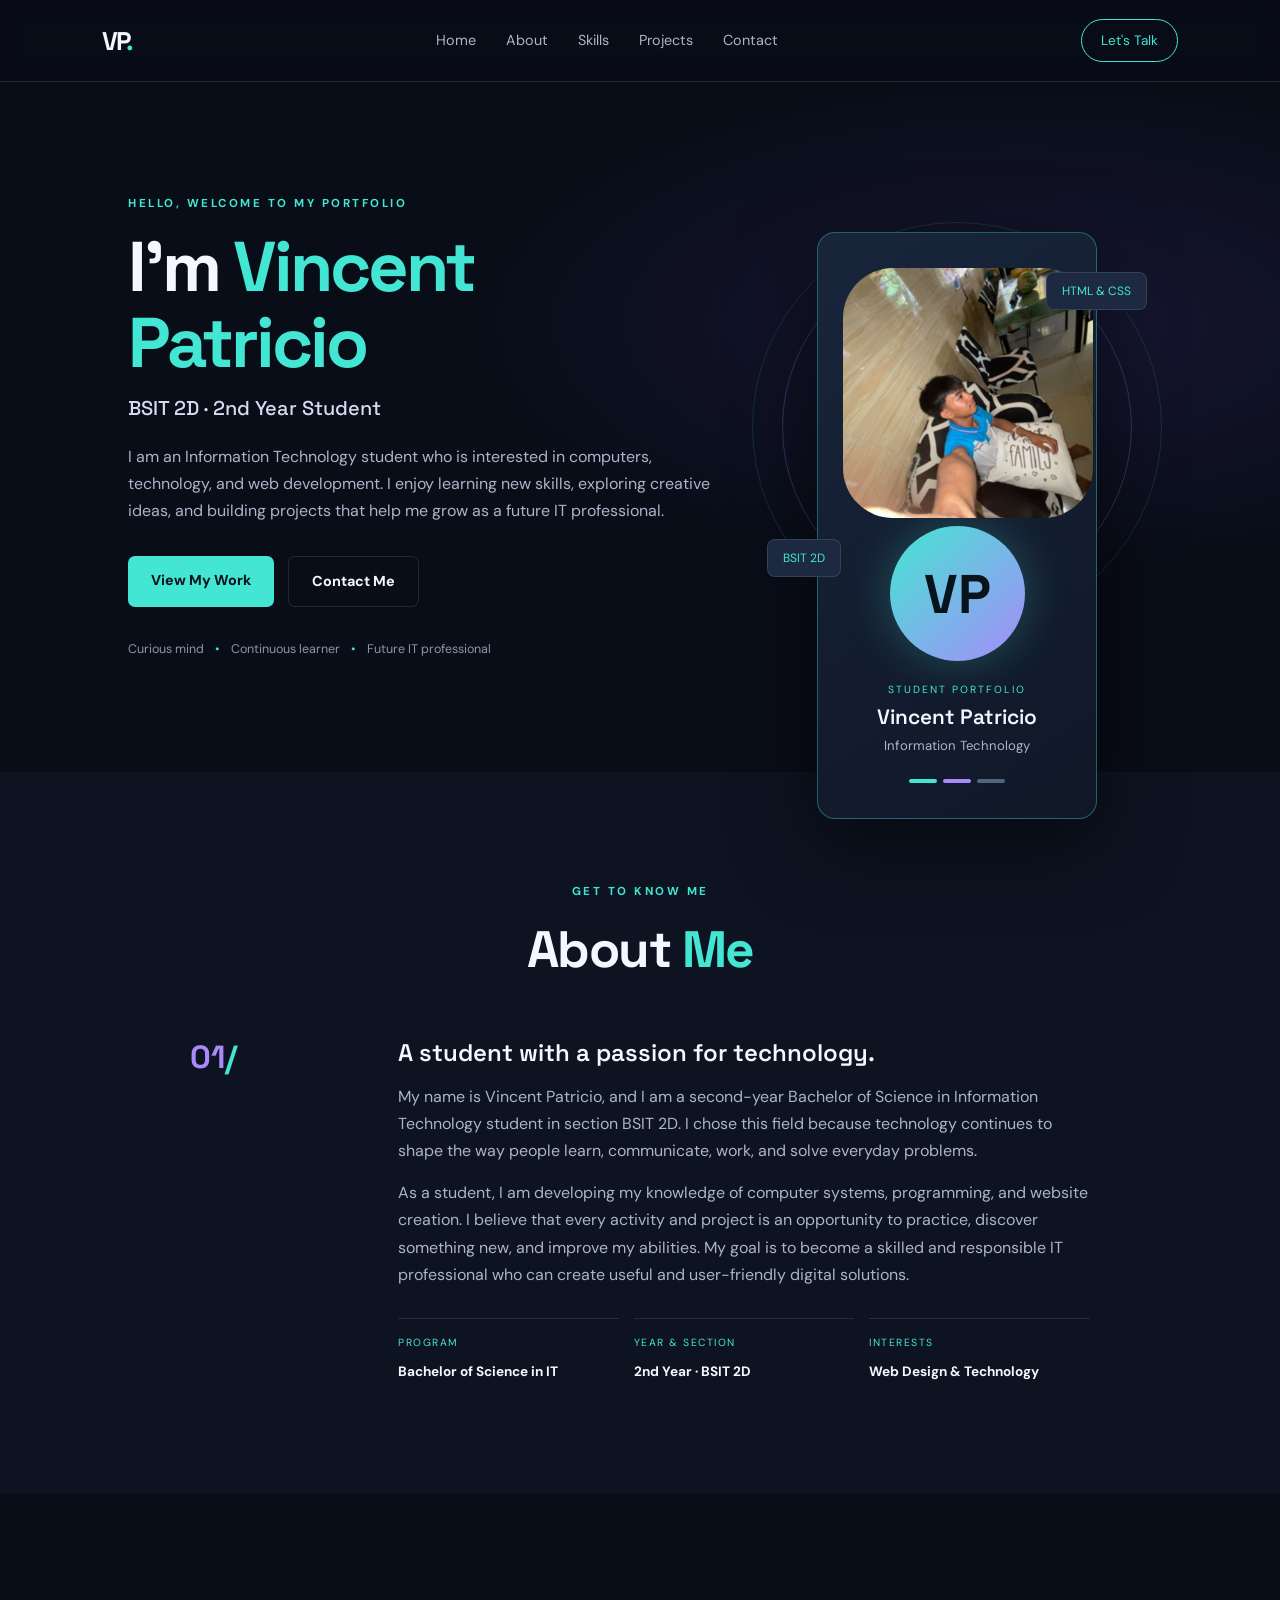
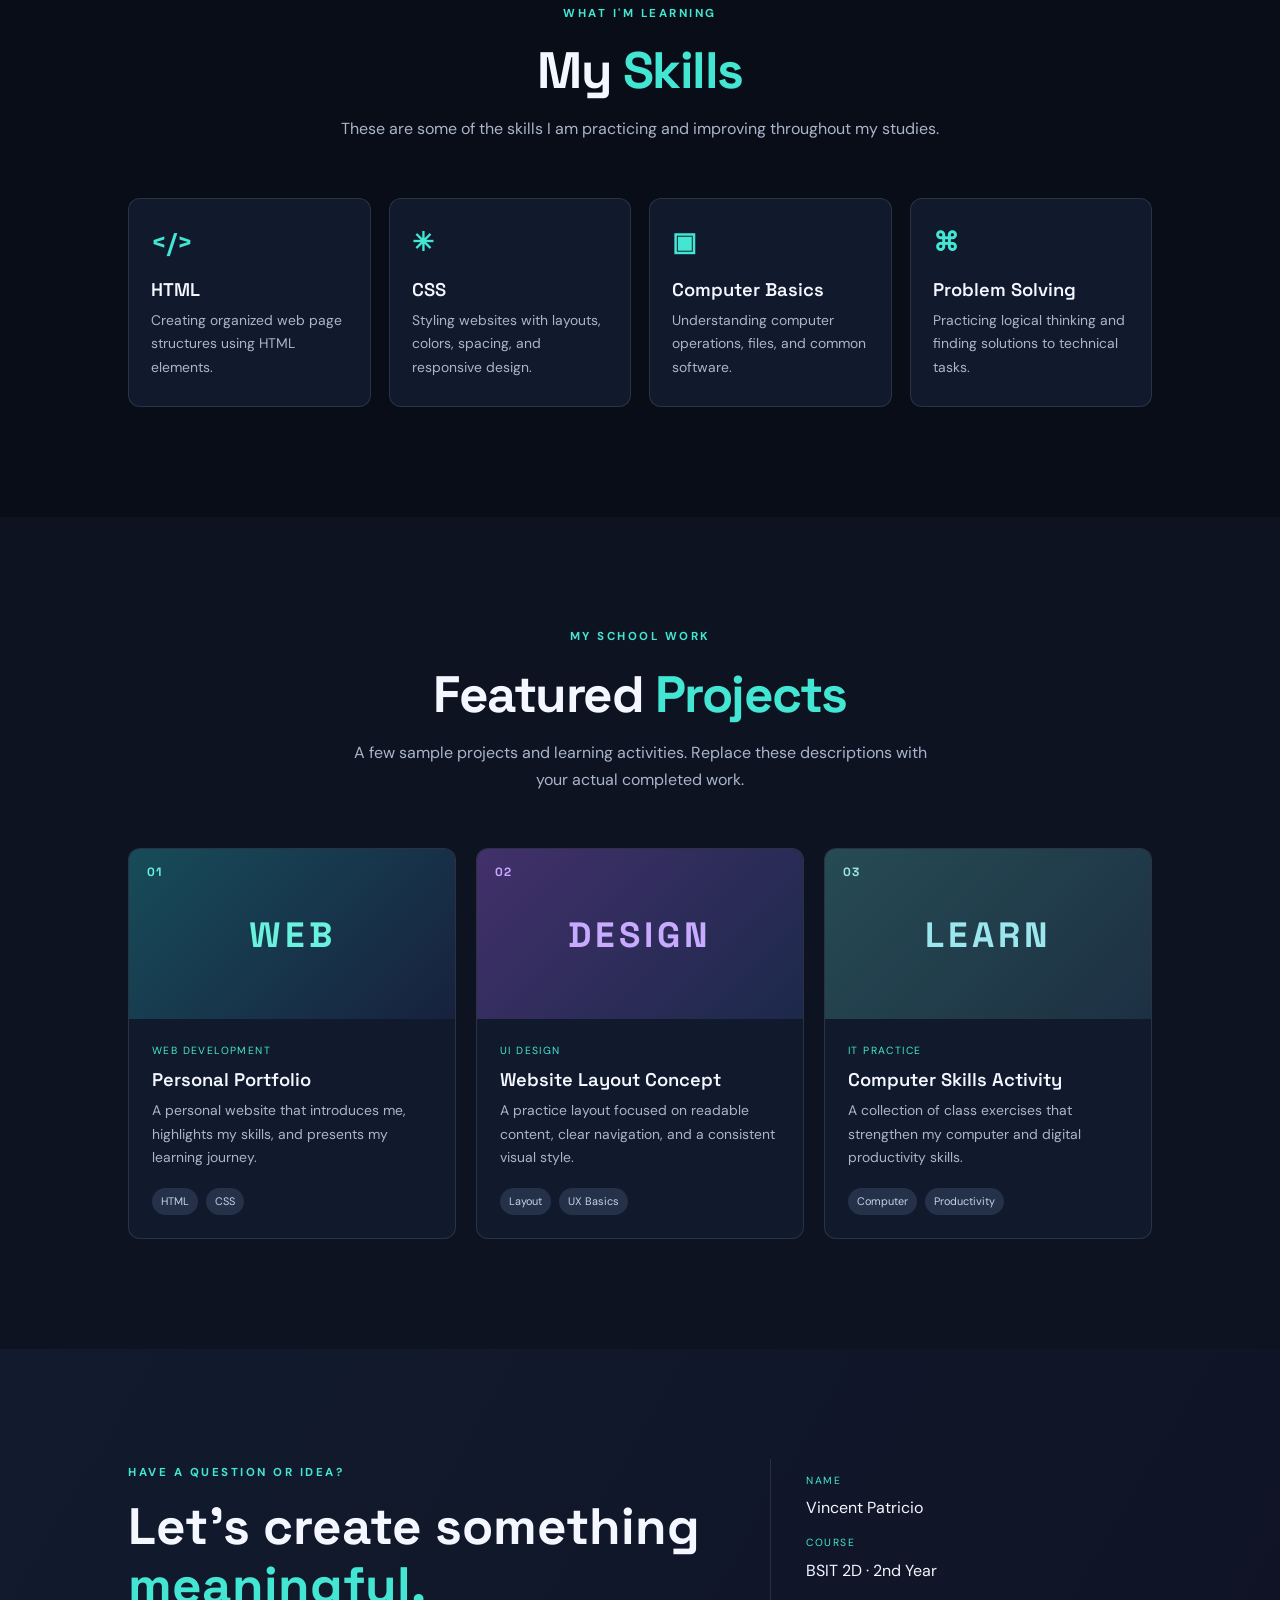
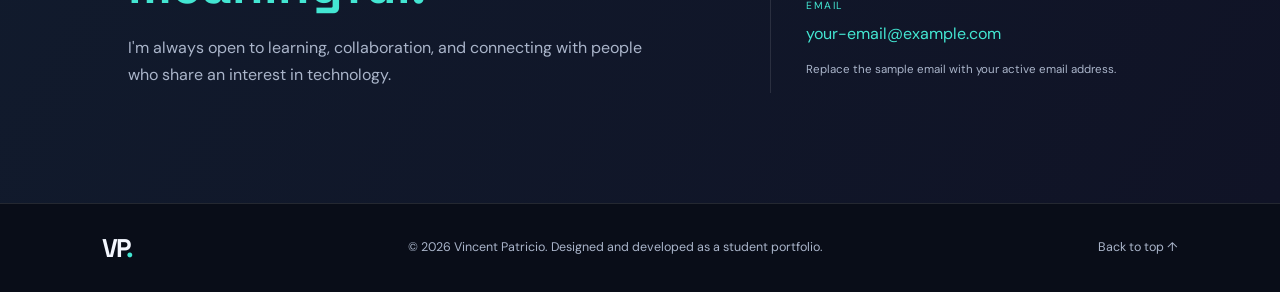
<file: index.html>
<!DOCTYPE html>
<html lang="en">
<head>
  <meta charset="UTF-8">
  <meta name="viewport" content="width=device-width, initial-scale=1.0">
  <meta name="description" content="Personal portfolio of Vincent Patricio, a second-year BSIT student.">
  <title>Vincent Patricio | Personal Portfolio</title>
  <link rel="stylesheet" href="styles/style.css">
</head>
<body>
  <header class="site-header">
    <a class="logo" href="#home">VP<span>.</span></a>
    <nav aria-label="Main navigation">
      <a href="#home">Home</a>
      <a href="#about">About</a>
      <a href="#skills">Skills</a>
      <a href="#projects">Projects</a>
      <a href="#contact">Contact</a>
    </nav>
    <a class="header-btn" href="#contact">Let's Talk</a>
  </header>

  <main>
    <section class="hero section" id="home">
      <div class="hero-content">
        <p class="eyebrow">HELLO, WELCOME TO MY PORTFOLIO</p>
        <h1>I'm <span>Vincent Patricio</span></h1>
        <h2>BSIT 2D · 2nd Year Student</h2>
        <p class="intro">I am an Information Technology student who is interested in computers, technology, and web development. I enjoy learning new skills, exploring creative ideas, and building projects that help me grow as a future IT professional.</p>
        <div class="hero-actions">
          <a class="btn primary" href="#projects">View My Work</a>
          <a class="btn secondary" href="#contact">Contact Me</a>
        </div>
        <div class="social-note">Curious mind <span>•</span> Continuous learner <span>•</span> Future IT professional</div>
      </div>
      <div class="profile-wrap">
        <div class="orbit orbit-one"></div><div class="orbit orbit-two"></div>
        <div class="profile-card">
          <img class="profile-image" src="styles/pic.jpg" alt="Vincent Patricio Profile Picture">
          <div class="avatar">VP</div>
          <p class="profile-label">STUDENT PORTFOLIO</p>
          <h3>Vincent Patricio</h3>
          <p>Information Technology</p>
          <div class="profile-line"><span></span><span></span><span></span></div>
        </div>
        <div class="floating-tag tag-top">HTML &amp; CSS</div>
        <div class="floating-tag tag-bottom">BSIT 2D</div>
      </div>
    </section>

    <section class="section about-section" id="about">
      <div class="section-heading"><p class="eyebrow">GET TO KNOW ME</p><h2>About <span>Me</span></h2></div>
      <div class="about-grid">
        <div class="about-mark">01<span>/</span></div>
        <div>
          <h3>A student with a passion for technology.</h3>
          <p>My name is Vincent Patricio, and I am a second-year Bachelor of Science in Information Technology student in section BSIT 2D. I chose this field because technology continues to shape the way people learn, communicate, work, and solve everyday problems.</p>
          <p>As a student, I am developing my knowledge of computer systems, programming, and website creation. I believe that every activity and project is an opportunity to practice, discover something new, and improve my abilities. My goal is to become a skilled and responsible IT professional who can create useful and user-friendly digital solutions.</p>
          <div class="facts">
            <div><small>PROGRAM</small><strong>Bachelor of Science in IT</strong></div>
            <div><small>YEAR &amp; SECTION</small><strong>2nd Year · BSIT 2D</strong></div>
            <div><small>INTERESTS</small><strong>Web Design &amp; Technology</strong></div>
          </div>
        </div>
      </div>
    </section>

    <section class="section skills-section" id="skills">
      <div class="section-heading"><p class="eyebrow">WHAT I'M LEARNING</p><h2>My <span>Skills</span></h2><p class="section-description">These are some of the skills I am practicing and improving throughout my studies.</p></div>
      <div class="skill-grid">
        <article class="skill-card"><div class="skill-icon">&lt;/&gt;</div><h3>HTML</h3><p>Creating organized web page structures using HTML elements.</p></article>
        <article class="skill-card"><div class="skill-icon">✳</div><h3>CSS</h3><p>Styling websites with layouts, colors, spacing, and responsive design.</p></article>
        <article class="skill-card"><div class="skill-icon">▣</div><h3>Computer Basics</h3><p>Understanding computer operations, files, and common software.</p></article>
        <article class="skill-card"><div class="skill-icon">⌘</div><h3>Problem Solving</h3><p>Practicing logical thinking and finding solutions to technical tasks.</p></article>
      </div>
    </section>

    <section class="section projects-section" id="projects">
      <div class="section-heading"><p class="eyebrow">MY SCHOOL WORK</p><h2>Featured <span>Projects</span></h2><p class="section-description">A few sample projects and learning activities. Replace these descriptions with your actual completed work.</p></div>
      <div class="project-grid">
        <article class="project-card"><div class="project-art art-one"><span>01</span><b>WEB</b></div><div class="project-info"><p class="project-type">WEB DEVELOPMENT</p><h3>Personal Portfolio</h3><p>A personal website that introduces me, highlights my skills, and presents my learning journey.</p><div class="chips"><span>HTML</span><span>CSS</span></div></div></article>
        <article class="project-card"><div class="project-art art-two"><span>02</span><b>DESIGN</b></div><div class="project-info"><p class="project-type">UI DESIGN</p><h3>Website Layout Concept</h3><p>A practice layout focused on readable content, clear navigation, and a consistent visual style.</p><div class="chips"><span>Layout</span><span>UX Basics</span></div></div></article>
        <article class="project-card"><div class="project-art art-three"><span>03</span><b>LEARN</b></div><div class="project-info"><p class="project-type">IT PRACTICE</p><h3>Computer Skills Activity</h3><p>A collection of class exercises that strengthen my computer and digital productivity skills.</p><div class="chips"><span>Computer</span><span>Productivity</span></div></div></article>
      </div>
    </section>

    <section class="contact-section section" id="contact">
      <div><p class="eyebrow">HAVE A QUESTION OR IDEA?</p><h2>Let's create something <span>meaningful.</span></h2><p>I'm always open to learning, collaboration, and connecting with people who share an interest in technology.</p></div>
      <div class="contact-details"><p><small>NAME</small>Vincent Patricio</p><p><small>COURSE</small>BSIT 2D · 2nd Year</p><p><small>EMAIL</small><a href="mailto:your-email@example.com">your-email@example.com</a></p><p class="replace-note">Replace the sample email with your active email address.</p></div>
    </section>
  </main>
  <footer><a class="logo" href="#home">VP<span>.</span></a><p>© 2026 Vincent Patricio. Designed and developed as a student portfolio.</p><a href="#home">Back to top ↑</a></footer>
</body>
</html>
</file>
<file: styles/style.css>
@import url('https://fonts.googleapis.com/css2?family=DM+Sans:wght@400;500;600;700&family=Space+Grotesk:wght@400;500;600;700&display=swap');

:root {
    --bg: #090d18;
    --panel: #111a2c;
    --text: #f4f7ff;
    --muted: #aab5ca;
    --cyan: #43e6d2;
    --purple: #a78bfa;
    --line: rgba(255, 255, 255, .11)
}

* {
    box-sizing: border-box;
    margin: 0;
    padding: 0;
    scroll-behavior: smooth
}

body {
    background: var(--bg);
    color: var(--text);
    font-family: 'DM Sans', sans-serif;
    line-height: 1.7
}

a {
    color: inherit;
    text-decoration: none
}

.site-header {
    height: 82px;
    display: flex;
    align-items: center;
    justify-content: space-between;
    padding: 0 8%;
    border-bottom: 1px solid var(--line);
    position: sticky;
    top: 0;
    background: rgba(9, 13, 24, .92);
    backdrop-filter: blur(14px);
    z-index: 10
}

.logo {
    font: 700 1.6rem 'Space Grotesk';
    letter-spacing: -2px
}

.logo span,
.section-heading h2 span,
.hero h1 span,
.contact-section h2 span {
    color: var(--cyan)
}

nav {
    display: flex;
    gap: 30px
}

nav a {
    font-size: .9rem;
    color: var(--muted);
    transition: .2s
}

nav a:hover,
footer a:hover {
    color: var(--cyan)
}

.header-btn {
    border: 1px solid var(--cyan);
    padding: 9px 19px;
    border-radius: 30px;
    font-size: .85rem;
    color: var(--cyan)
}

.section {
    padding: 110px 10%
}

.hero {
    min-height: 690px;
    display: grid;
    grid-template-columns: 1.2fr .8fr;
    align-items: center;
    gap: 50px;
    background: radial-gradient(ellipse at 80% 35%, rgba(98, 74, 190, .16), transparent 38%)
}

.eyebrow {
    color: var(--cyan);
    font-size: .72rem;
    font-weight: 700;
    letter-spacing: 2.5px;
    margin-bottom: 15px
}

.hero h1 {
    font: 700 clamp(2.8rem, 5.5vw, 5rem)/1.08 'Space Grotesk';
    letter-spacing: -3px;
    margin-bottom: 14px
}

.hero h2 {
    font: 500 1.25rem 'Space Grotesk';
    color: #d3dcf0;
    margin-bottom: 22px
}

.intro {
    max-width: 610px;
    color: var(--muted);
    font-size: 1rem
}

.hero-actions {
    display: flex;
    gap: 14px;
    margin: 32px 0
}

.btn {
    padding: 12px 23px;
    border-radius: 7px;
    font-weight: 700;
    font-size: .9rem;
    transition: .2s
}

.btn:hover {
    transform: translateY(-3px)
}

.primary {
    background: var(--cyan);
    color: #07121b
}

.secondary {
    border: 1px solid var(--line)
}

.social-note {
    font-size: .78rem;
    color: #8996ae
}

.social-note span {
    color: var(--cyan);
    padding: 0 8px
}

.profile-wrap {
    height: 390px;
    display: grid;
    place-items: center;
    position: relative
}

.profile-card {
    width: 280px;
    padding: 35px 25px;
    text-align: center;
    border: 1px solid rgba(67, 230, 210, .35);
    border-radius: 18px;
    background: linear-gradient(145deg, #18253b, #101727);
    box-shadow: 0 25px 80px #0008;
    z-index: 2
}

.avatar {
    width: 135px;
    height: 135px;
    margin: 0 auto 20px;
    border-radius: 50%;
    display: grid;
    place-items: center;
    font: 700 3.4rem 'Space Grotesk';
    color: #08131c;
    background: linear-gradient(135deg, var(--cyan), var(--purple));
    box-shadow: 0 0 45px #43e6d244
}

.profile-label {
    font-size: .65rem;
    letter-spacing: 2px;
    color: var(--cyan)
}

.profile-card h3 {
    font: 600 1.3rem 'Space Grotesk';
    margin: 5px
}

.profile-card>p:last-of-type {
    font-size: .82rem;
    color: var(--muted)
}

.profile-line {
    display: flex;
    justify-content: center;
    gap: 6px;
    margin-top: 22px
}

.profile-line span {
    height: 4px;
    width: 28px;
    border-radius: 5px;
    background: var(--cyan)
}

.profile-line span:nth-child(2) {
    background: var(--purple)
}

.profile-line span:nth-child(3) {
    background: #53647e
}

.orbit {
    position: absolute;
    border: 1px solid #a78bfa44;
    border-radius: 50%;
    width: 350px;
    height: 350px
}

.orbit-two {
    width: 410px;
    height: 410px;
    border-color: #43e6d222
}

.floating-tag {
    position: absolute;
    background: #1c2940;
    border: 1px solid var(--line);
    padding: 8px 15px;
    border-radius: 8px;
    font-size: .75rem;
    color: var(--cyan);
    z-index: 3
}

.tag-top {
    top: 40px;
    right: 5px
}

.tag-bottom {
    bottom: 45px;
    left: 5px
}

.about-section,
.projects-section {
    background: #0d1321
}

.section-heading {
    text-align: center;
    margin-bottom: 55px
}

.section-heading h2 {
    font: 700 clamp(2.2rem, 4vw, 3.2rem) 'Space Grotesk';
    letter-spacing: -1.5px
}

.section-description {
    color: var(--muted);
    max-width: 600px;
    margin: 12px auto 0
}

.about-grid {
    display: grid;
    grid-template-columns: .25fr 1fr;
    gap: 35px;
    max-width: 900px;
    margin: auto
}

.about-mark {
    font: 700 2rem 'Space Grotesk';
    color: var(--purple)
}

.about-mark span {
    color: var(--cyan)
}

.about-grid h3 {
    font: 600 1.5rem 'Space Grotesk';
    margin-bottom: 15px
}

.about-grid p {
    color: var(--muted);
    margin-bottom: 15px
}

.facts {
    display: grid;
    grid-template-columns: repeat(3, 1fr);
    gap: 15px;
    margin-top: 30px
}

.facts div {
    border-top: 1px solid var(--line);
    padding-top: 15px
}

.facts small,
.contact-details small {
    display: block;
    color: var(--cyan);
    font-size: .65rem;
    letter-spacing: 1.5px;
    margin-bottom: 5px
}

.facts strong {
    font-size: .85rem
}

.skill-grid {
    display: grid;
    grid-template-columns: repeat(4, 1fr);
    gap: 18px
}

.skill-card {
    padding: 27px 22px;
    background: var(--panel);
    border: 1px solid var(--line);
    border-radius: 12px;
    transition: .25s
}

.skill-card:hover,
.project-card:hover {
    transform: translateY(-6px);
    border-color: #43e6d277
}

.skill-icon {
    font: 700 1.6rem 'Space Grotesk';
    color: var(--cyan);
    margin-bottom: 20px
}

.skill-card h3,
.project-info h3 {
    font: 600 1.15rem 'Space Grotesk';
    margin-bottom: 8px
}

.skill-card p,
.project-info>p:last-of-type {
    color: var(--muted);
    font-size: .87rem
}

.project-grid {
    display: grid;
    grid-template-columns: repeat(3, 1fr);
    gap: 20px
}

.project-card {
    overflow: hidden;
    background: var(--panel);
    border: 1px solid var(--line);
    border-radius: 12px;
    transition: .25s
}

.project-art {
    height: 170px;
    display: flex;
    align-items: center;
    justify-content: center;
    position: relative;
    font: 700 2.2rem 'Space Grotesk';
    letter-spacing: 4px
}

.project-art span {
    position: absolute;
    top: 15px;
    left: 18px;
    font-size: .75rem;
    letter-spacing: 1px
}

.art-one {
    background: linear-gradient(135deg, #174c59, #17213e);
    color: #69f3df
}

.art-two {
    background: linear-gradient(135deg, #42306b, #1c294b);
    color: #c8aaff
}

.art-three {
    background: linear-gradient(135deg, #264b54, #1d3043);
    color: #9be7ed
}

.project-info {
    padding: 23px
}

.project-type {
    font-size: .65rem !important;
    letter-spacing: 1.4px;
    color: var(--cyan) !important;
    margin-bottom: 8px
}

.chips {
    display: flex;
    gap: 8px;
    margin-top: 18px
}

.chips span {
    font-size: .68rem;
    padding: 4px 9px;
    border-radius: 20px;
    background: #243149;
    color: #c5d2e8
}

.contact-section {
    display: grid;
    grid-template-columns: 1.2fr .8fr;
    gap: 70px;
    align-items: center;
    background: linear-gradient(120deg, #111b2d, #101326)
}

.contact-section h2 {
    font: 700 clamp(2.2rem, 4vw, 3.5rem)/1.15 'Space Grotesk';
    max-width: 600px;
    margin-bottom: 18px
}

.contact-section>div>p:last-child {
    color: var(--muted);
    max-width: 520px
}

.contact-details {
    border-left: 1px solid var(--line);
    padding-left: 35px
}

.contact-details p {
    margin: 13px 0
}

.contact-details a {
    color: var(--cyan)
}

.replace-note {
    font-size: .72rem;
    color: var(--muted)
}

footer {
    padding: 28px 8%;
    display: flex;
    align-items: center;
    justify-content: space-between;
    border-top: 1px solid var(--line);
    color: var(--muted);
    font-size: .78rem
}

footer .logo {
    color: var(--text)
}

@media(max-width:900px) {
    .section {
        padding: 85px 7%
    }

    .hero {
        grid-template-columns: 1fr;
        text-align: center
    }

    .intro {
        margin: auto
    }

    .hero-actions,
    .social-note {
        justify-content: center
    }

    .profile-wrap {
        margin-top: 15px
    }

    .skill-grid {
        grid-template-columns: repeat(2, 1fr)
    }

    .project-grid {
        grid-template-columns: 1fr 1fr
    }

    .contact-section {
        grid-template-columns: 1fr;
        gap: 25px
    }

    .contact-details {
        border-left: 0;
        border-top: 1px solid var(--line);
        padding: 20px 0 0
    }
}

@media(max-width:600px) {
    .site-header {
        height: auto;
        min-height: 75px;
        padding: 15px 5%;
        flex-wrap: wrap;
        gap: 12px
    }

    .site-header nav {
        order: 3;
        width: 100%;
        justify-content: space-between;
        gap: 8px
    }

    .site-header nav a {
        font-size: .76rem
    }

    .header-btn {
        font-size: .75rem;
        padding: 7px 12px
    }

    .section {
        padding: 70px 6%
    }

    .hero h1 {
        letter-spacing: -2px
    }

    .profile-wrap {
        transform: scale(.85);
        margin: -10px 0
    }

    .facts,
    .skill-grid,
    .project-grid {
        grid-template-columns: 1fr
    }

    .about-grid {
        grid-template-columns: 1fr;
        gap: 10px
    }

    .about-mark {
        font-size: 1.3rem
    }

    .contact-section {
        padding: 65px 7%
    }

    footer {
        flex-direction: column;
        gap: 12px;
        text-align: center
    }
}

.profile-image {
    width: 250px;
    height: 250px;
    object-fit: cover;
    border-radius: 20%;
}
</file>
